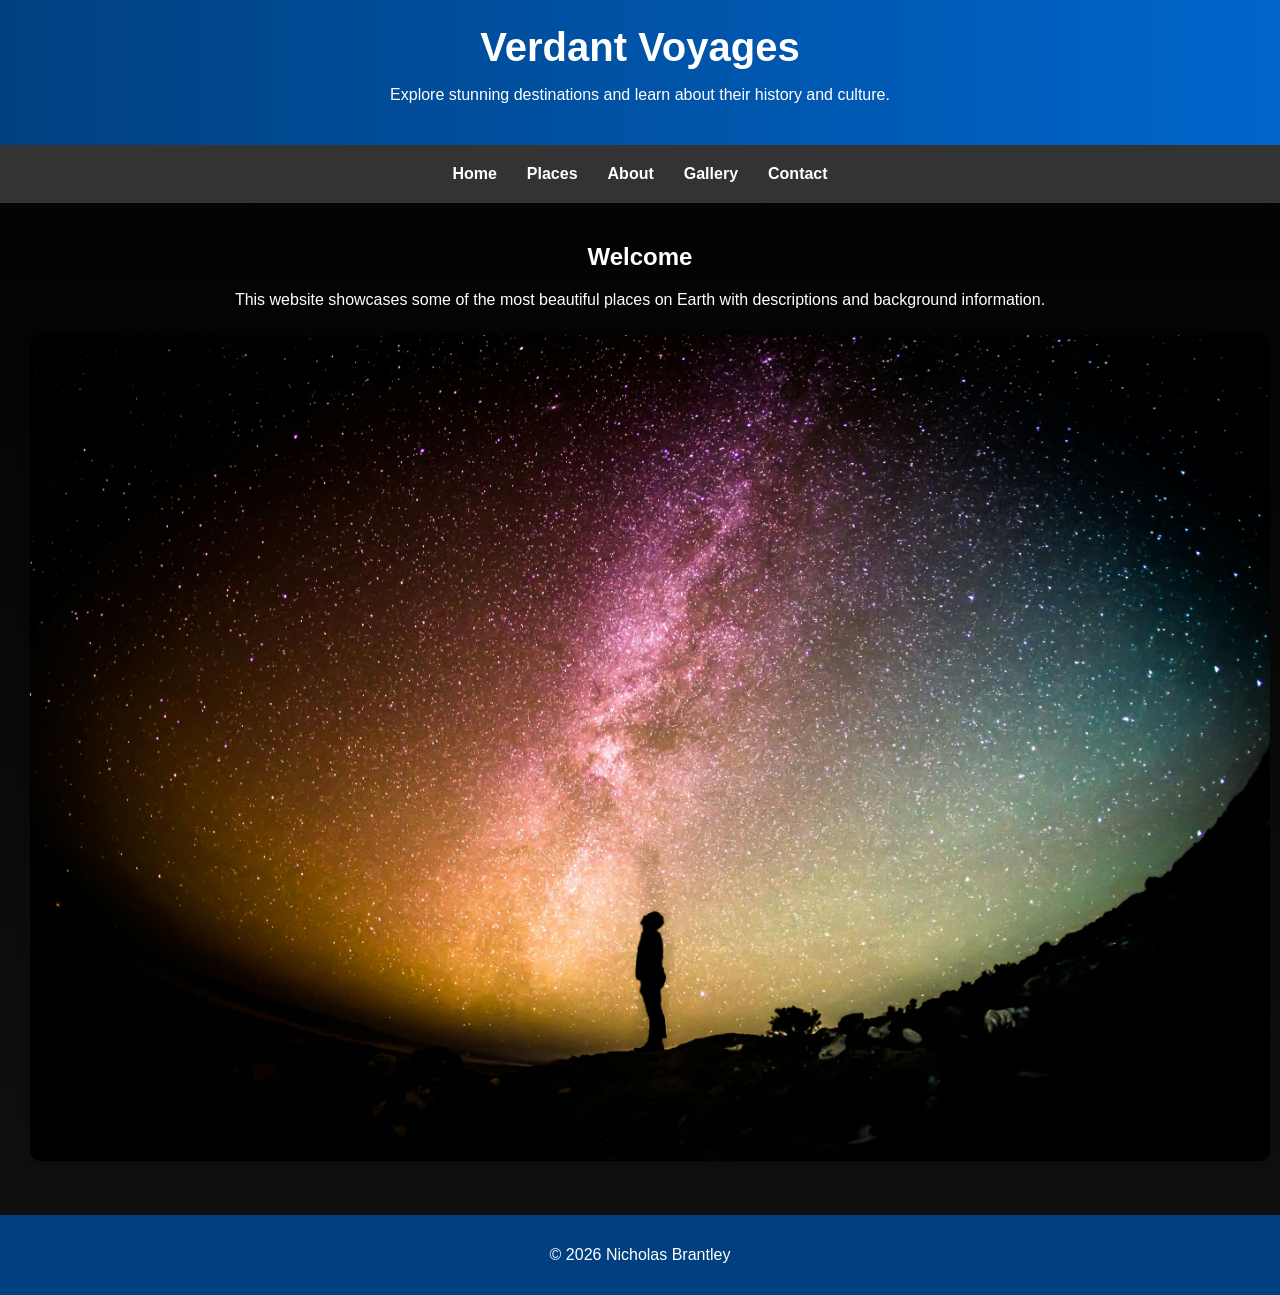
<file: index.html>
<!DOCTYPE html>
<!--
    Student Name: Nicholas Brantley
    File Name: index.html
    Current Date: 04/23/2026
-->

<html lang="en">
<head>
    <meta charset="utf-8">
    <title>Verdant Voyages | Home</title>
    <link rel="stylesheet" href="css/styles.css">
</head>

<body>

    <header>
        <h1>Verdant Voyages</h1>
        <p>Explore stunning destinations and learn about their history and culture.</p>
    </header>

    <nav>
        <a href="index.html">Home</a> 
        <a href="places.html">Places</a> 
        <a href="about.html">About</a> 
        <a href="gallery.html">Gallery</a> 
        <a href="contact.html">Contact</a>
    </nav>

    <main>
        <h2>Welcome</h2>
        <p>This website showcases some of the most beautiful places on Earth with descriptions and background information.</p>

        <img src="images/world.jpg" alt="Beautiful world scenery" width="1240">
    </main>

    <footer>
        <p>&copy; 2026 Nicholas Brantley</p>
    </footer>

</body>
</html>
</file>
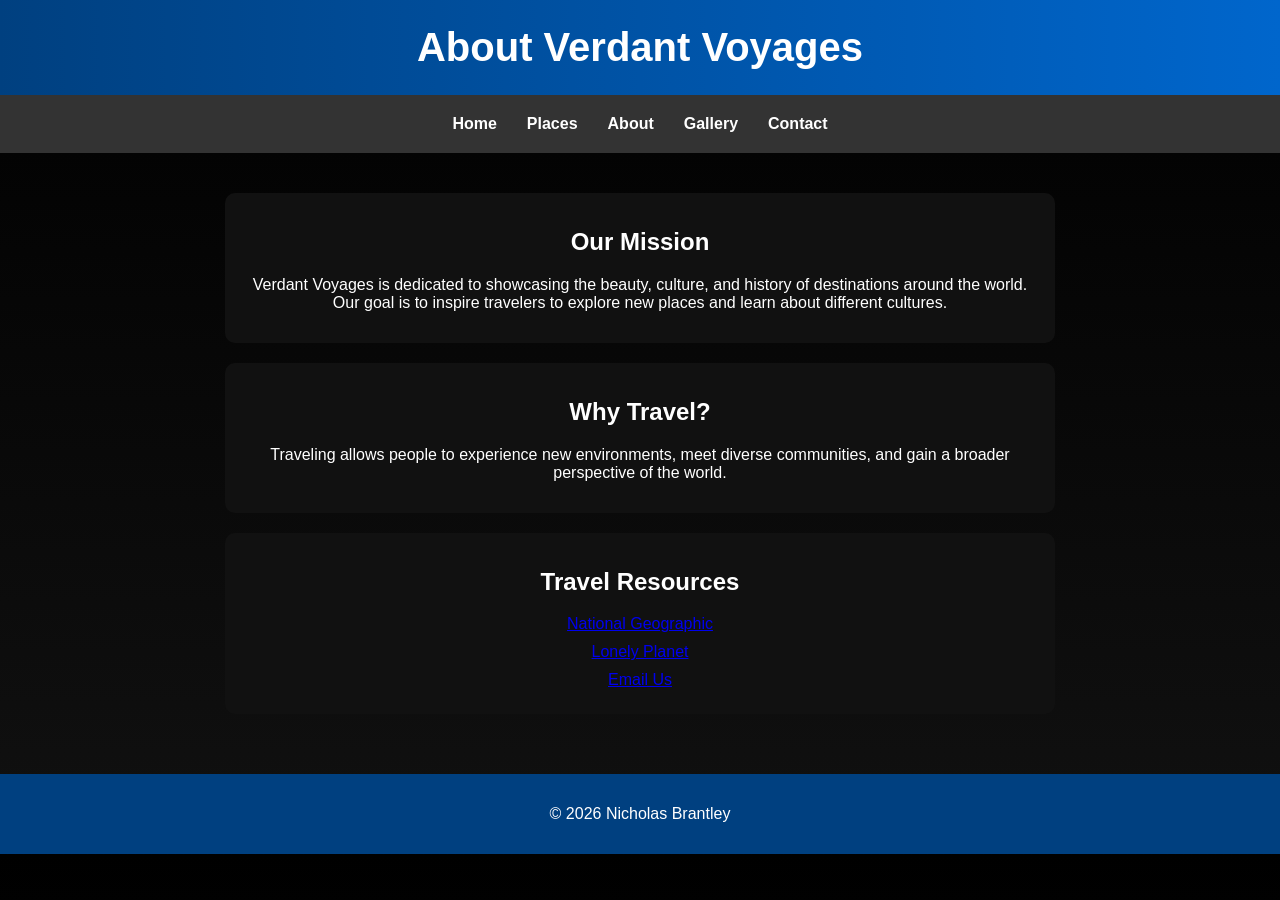
<file: about.html>
<!DOCTYPE html>
<!--
    Student Name: Nicholas Brantley
    File Name: about.html
    Current Date: 04/30/2026
-->

<html lang="en">
<head>
    <meta charset="utf-8">
    <title>Verdant Voyages | About</title>
    <link rel="stylesheet" href="css/styles.css">
</head>

<body>

    <header>
        <h1>About Verdant Voyages</h1>
    </header>

    <nav>
        <a href="index.html">Home</a> 
        <a href="places.html">Places</a> 
        <a href="about.html">About</a> 
        <a href="gallery.html">Gallery</a> 
        <a href="contact.html">Contact</a>
    </nav>

    <main>

        <section>
            <h2>Our Mission</h2>
            <p>Verdant Voyages is dedicated to showcasing the beauty, culture, and history of destinations around the world. Our goal is to inspire travelers to explore new places and learn about different cultures.</p>
        </section>

        <section>
            <h2>Why Travel?</h2>
            <p>Traveling allows people to experience new environments, meet diverse communities, and gain a broader perspective of the world.</p>
        </section>

        
        <section>
            <h2>Travel Resources</h2>
            <ul>
                <li><a href="https://www.nationalgeographic.com" target="_blank">National Geographic</a></li>
                <li><a href="https://www.lonelyplanet.com" target="_blank">Lonely Planet</a></li>
                <li><a href="mailto:nicholasbrantley94@yahoo.com">Email Us</a></li>
            </ul>
        </section>

    </main>

    <footer>
        <p>&copy; 2026 Nicholas Brantley</p>
    </footer>

</body>
</html>
</file>
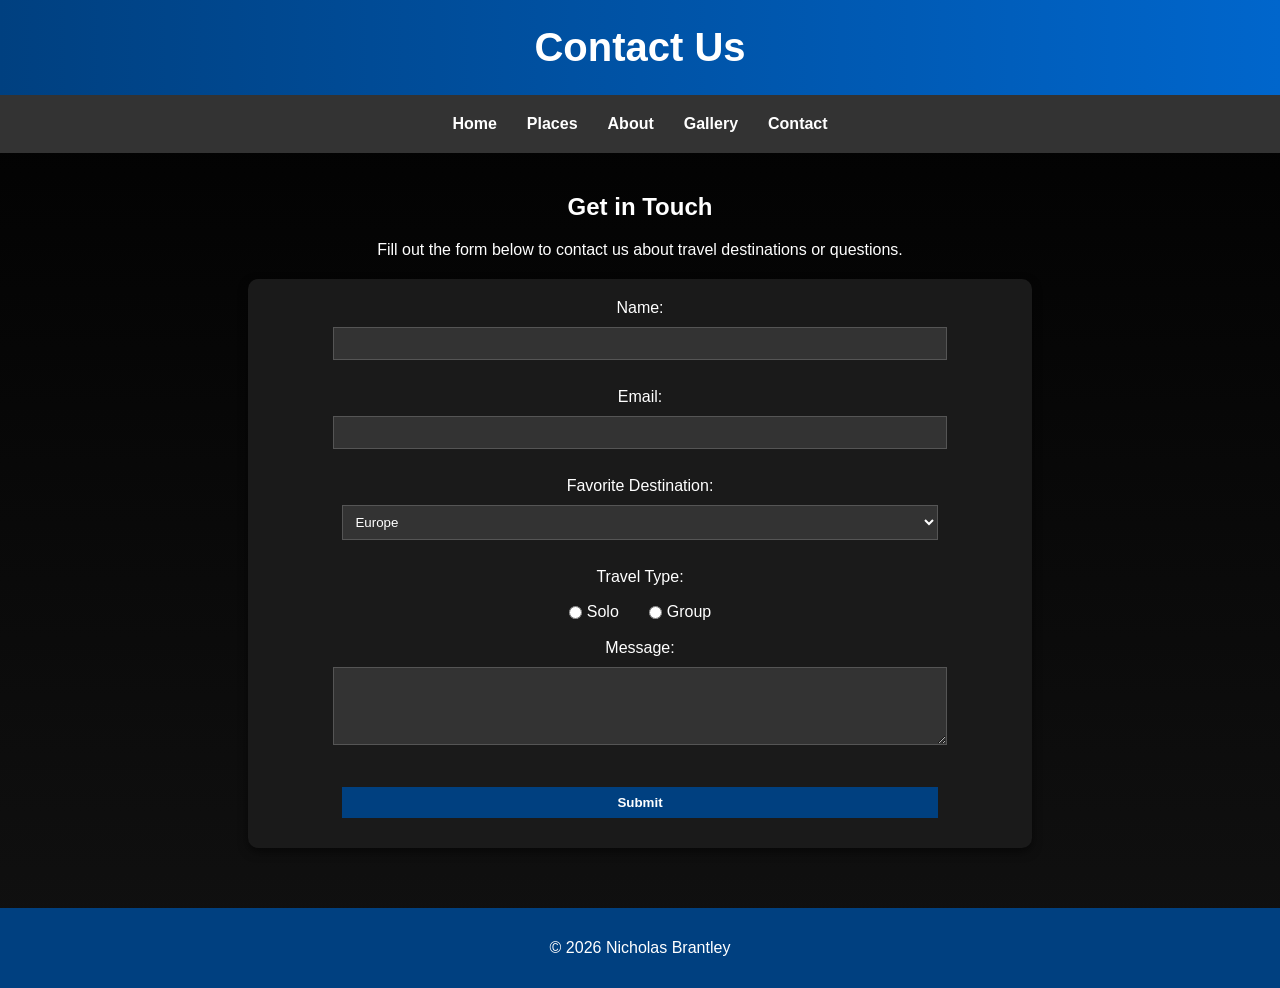
<file: contact.html>
<!DOCTYPE html>
<!--
    Student Name: Nicholas Brantley
    File Name: contact.html
    Current Date: 04/30/2026
-->

<html lang="en">
<head>
    <meta charset="utf-8">
    <title>Verdant Voyages | Contact</title>
    <link rel="stylesheet" href="css/styles.css">
</head>

<body>

    <header>
        <h1>Contact Us</h1>
    </header>

    <nav>
        <a href="index.html">Home</a> 
        <a href="places.html">Places</a> 
        <a href="about.html">About</a> 
        <a href="gallery.html">Gallery</a> 
        <a href="contact.html">Contact</a>
    </nav>

    <main>

        <h2>Get in Touch</h2>
        <p>Fill out the form below to contact us about travel destinations or questions.</p>


        <form id="contactForm">

            <label for="name">Name:</label><br>
            <input type="text" id="name" name="name" required><br><br>

            <label for="email">Email:</label><br>
            <input type="email" id="email" name="email" required><br><br>

            <label for="destination">Favorite Destination:</label><br>
            <select id="destination">
                <option>Europe</option>
                <option>Asia</option>
                <option>Africa</option>
                <option>Australia</option>
                <option>North America</option>
                <option>South America</option>
            </select><br><br>

            <label>Travel Type:</label><br>

            <div class="radio-group">
                <label>
                    <input type="radio" name="type" value="solo"> Solo
                </label>

                <label>
                    <input type="radio" name="type" value="group"> Group
                </label>
            </div>

            <label for="message">Message:</label><br>
            <textarea id="message" rows="4" cols="40"></textarea><br><br>

            <input type="submit" value="Submit">

        </form>

    </main>

    <footer>
        <p>&copy; 2026 Nicholas Brantley</p>
    </footer>

    
    <script src="js/script.js"></script>

</body>
</html>
</file>
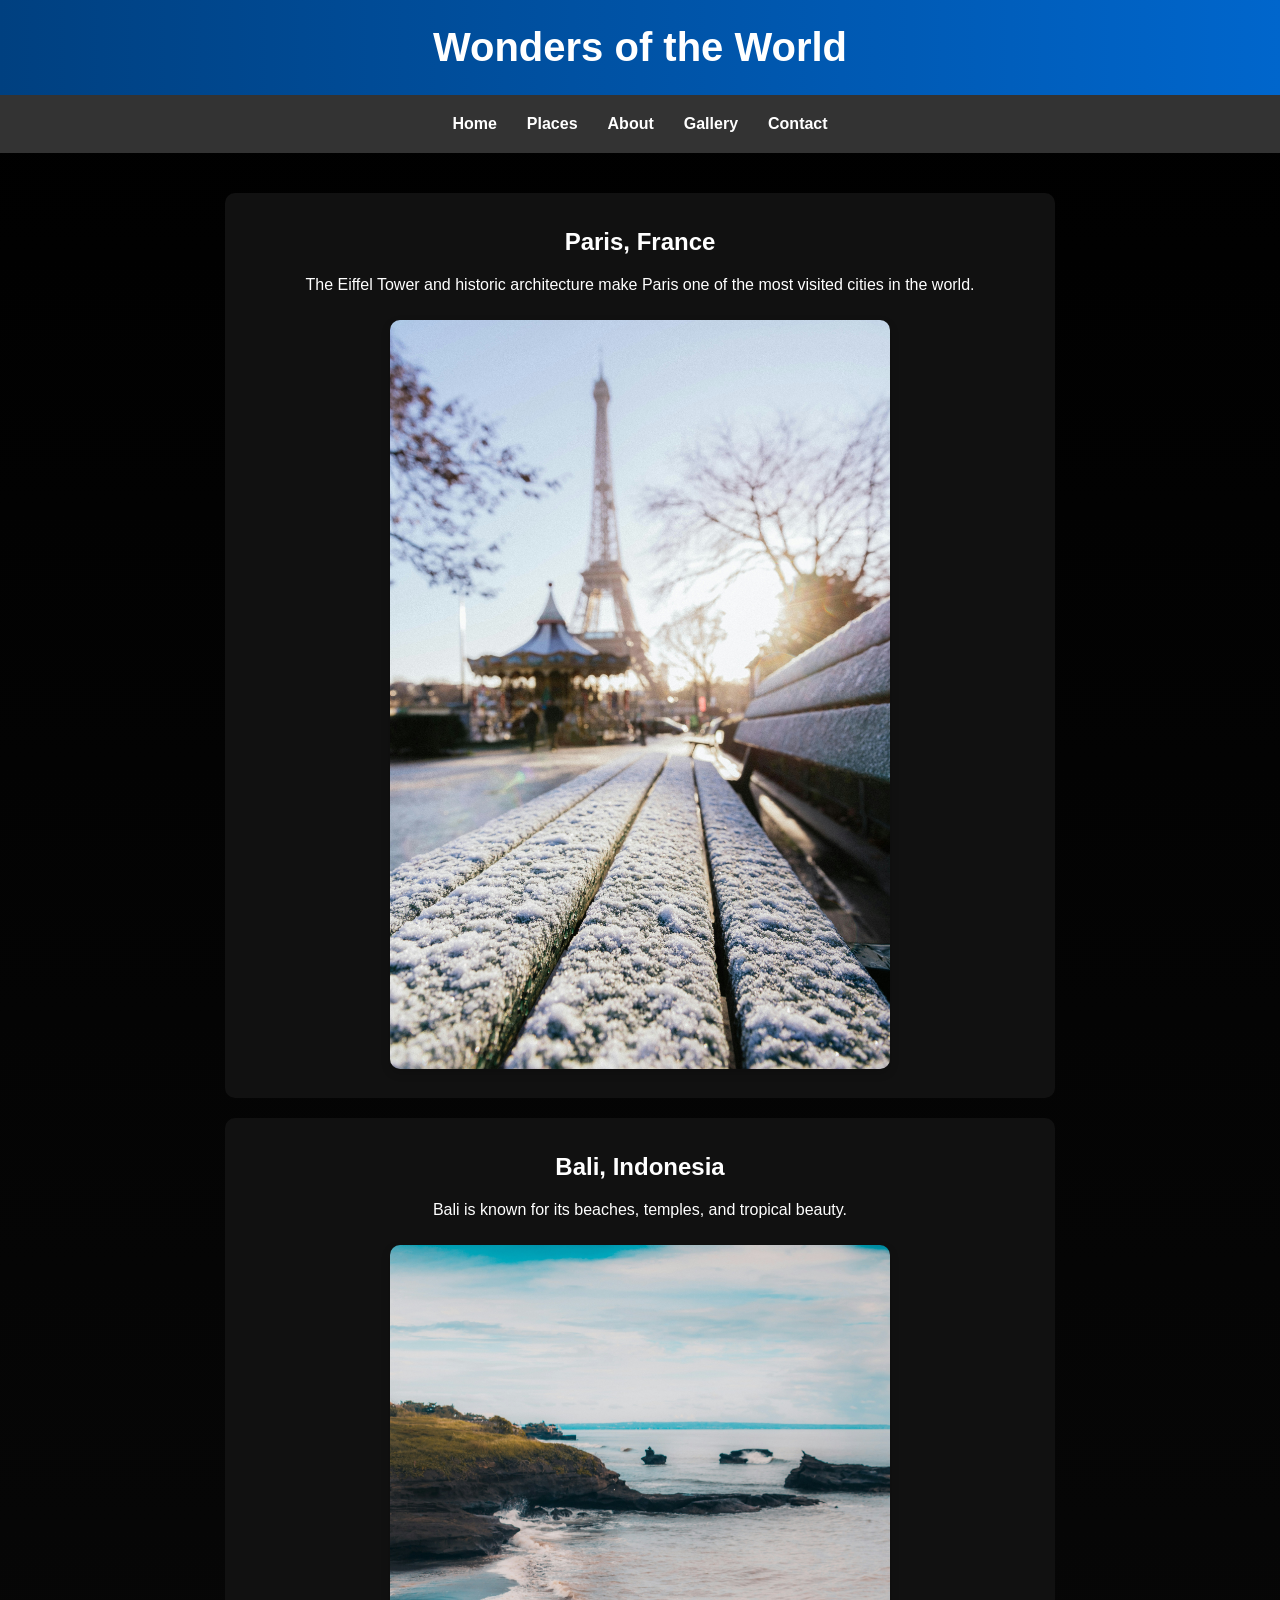
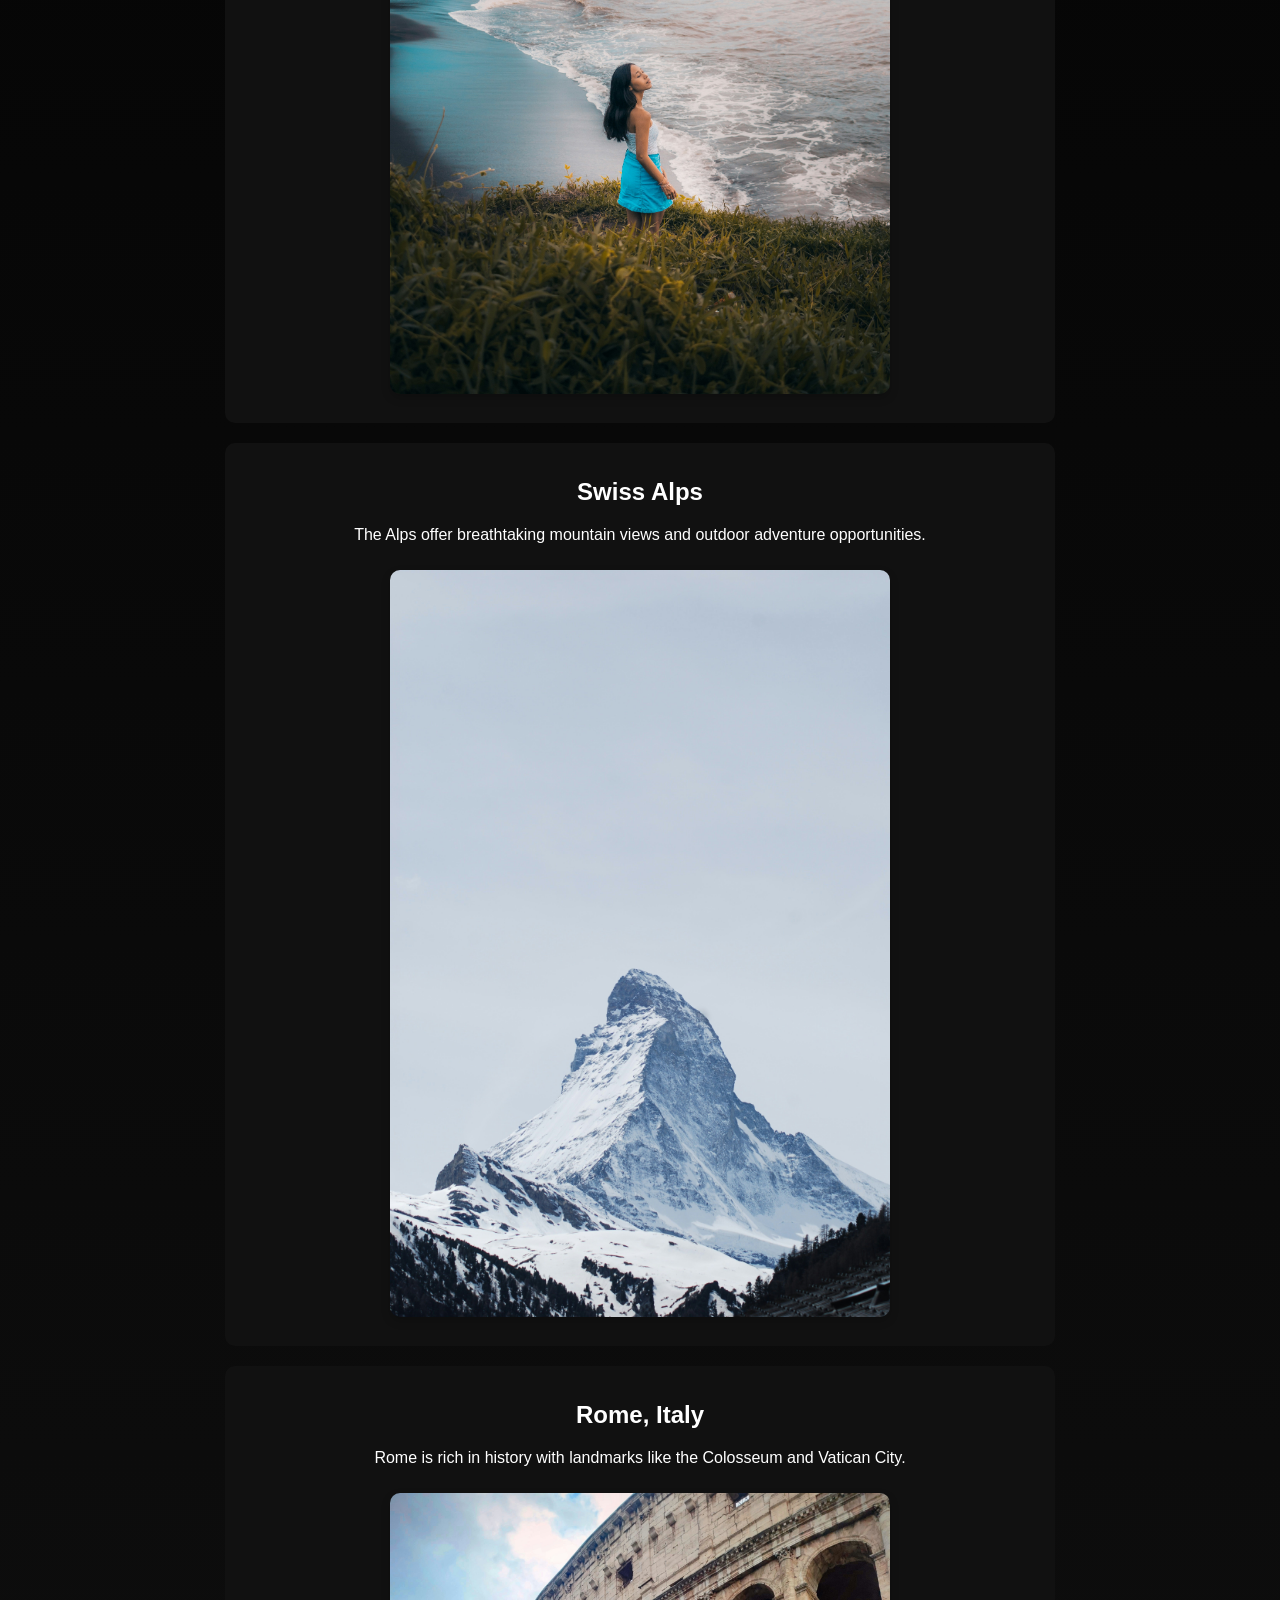
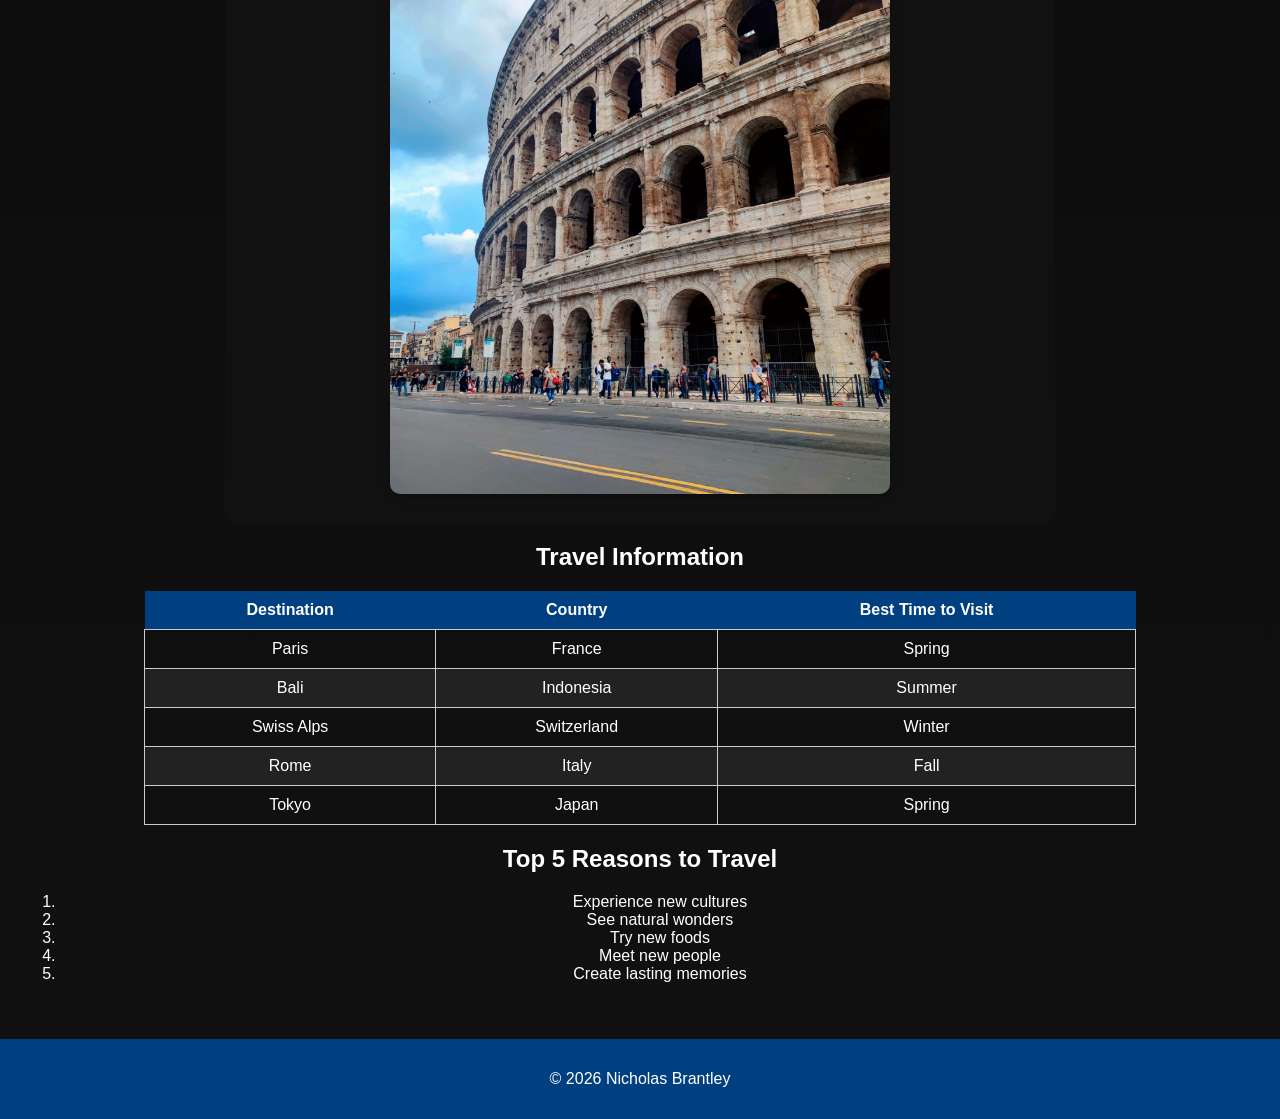
<file: places.html>
<!DOCTYPE html>
<!--
    Student Name: Nicholas Brantley
    File Name: places.html
    Current Date: 04/23/2026
-->

<html lang="en">
<head>
    <meta charset="utf-8">
    <title>Verdant Voyages | Places</title>
    <link rel="stylesheet" href="css/styles.css">
</head>

<body>

    <header>
        <h1>Wonders of the World</h1>
    </header>

    <nav>
        <a href="index.html">Home</a> 
        <a href="places.html">Places</a> 
        <a href="about.html">About</a> 
        <a href="gallery.html">Gallery</a> 
        <a href="contact.html">Contact</a>
    </nav>

    <main>

        <section>
            <h2>Paris, France</h2>
            <p>The Eiffel Tower and historic architecture make Paris one of the most visited cities in the world.</p>
            <img src="images/paris.jpg" alt="Eiffel Tower in Paris" width="500">
        </section>

        <section>
            <h2>Bali, Indonesia</h2>
            <p>Bali is known for its beaches, temples, and tropical beauty.</p>
            <img src="images/bali.jpg" alt="Beach in Bali" width="500">
        </section>

        <section>
            <h2>Swiss Alps</h2>
            <p>The Alps offer breathtaking mountain views and outdoor adventure opportunities.</p>
            <img src="images/alps.jpg" alt="Snowy Swiss Alps" width="500">
        </section>

        <section>
                <h2>Rome, Italy</h2>
                <p>Rome is rich in history with landmarks like the Colosseum and Vatican City.</p>
                <img src="images/rome.jpg" alt="Colosseum in Rome" width="500">
        </section>

        <h2>Travel Information</h2>
        <table>
            <thead>
                <tr>
                    <th>Destination</th>
                    <th>Country</th>
                    <th>Best Time to Visit</th>
                </tr>
            </thead>
            <tbody>
                <tr><td>Paris</td><td>France</td><td>Spring</td></tr>
                <tr><td>Bali</td><td>Indonesia</td><td>Summer</td></tr>
                <tr><td>Swiss Alps</td><td>Switzerland</td><td>Winter</td></tr>
                <tr><td>Rome</td><td>Italy</td><td>Fall</td></tr>
                <tr><td>Tokyo</td><td>Japan</td><td>Spring</td></tr>
            </tbody>
        </table>

        
        <h2>Top 5 Reasons to Travel</h2>
        <ol>
            <li>Experience new cultures</li>
            <li>See natural wonders</li>
            <li>Try new foods</li>
            <li>Meet new people</li>
            <li>Create lasting memories</li>
        </ol>

    </main>

    <footer>
        <p>&copy; 2026 Nicholas Brantley</p>
    </footer>

</body>
</html>
</file>
<file: css/styles.css>
/*
    Student Name: Nicholas Brantley
    File Name: styles.css
    Current Date: 04/30/2026
*/

/* General Page Styling */
body {
    background: linear-gradient(to bottom, #000000, #111111);
    color: #ffffff; /* makes text readable on dark background */
    font-family: Arial, sans-serif;
    margin: 0;
    padding: 0;
    text-align: center;
}

/* Header */
header {
    background: linear-gradient(to right, #004080, #0066cc);
    color: white;
    padding: 25px;
}

h1 {
    margin: 0;
    font-size: 2.5em;
}

/* Navigation - FLEXBOX (Advanced CSS Technique) */
nav {
    background-color: #333;
    display: flex;
    justify-content: center;
    flex-wrap: wrap;
    padding: 10px;
}

nav a {
    color: white;
    margin: 10px 15px;
    text-decoration: none;
    font-weight: bold;
    transition: color 0.3s ease;
}

nav a:hover {
    color: #66ccff;
}

/* Main Content */
main {
    padding: 20px;
}

/* Sections */
section {
    margin: 20px auto;
    max-width: 800px;
}

/* Images */
img {
    margin: 10px;
    border-radius: 10px;
    box-shadow: 0 4px 10px rgba(0,0,0,0.2);
}

/* Table Styling */
table {
    margin: 20px auto;
    border-collapse: collapse;
    width: 80%;
}

th {
    background-color: #004080;
    color: #ffffff; /* change from black to white */
    padding: 10px;
}

td {
    border: 1px solid #ccc;
    padding: 10px;
}

tr:nth-child(even) {
    background-color: #222; /* darker instead of light gray */
}

/* Form Styling */
form {
    background-color: #1a1a1a; /* darker form */
    color: white;
    padding: 20px;
    margin: 20px auto;
    width: 60%;
    border-radius: 10px;
    box-shadow: 0 4px 10px rgba(0,0,0,0.5);
}

input, select, textarea {
    width: 80%;
    padding: 8px;
    margin: 10px 0;
    background-color: #333;
    color: white;
    border: 1px solid #555;
}

input[type="submit"] {
    background-color: #004080;
    color: white;
    border: none;
    cursor: pointer;
    font-weight: bold;
}

input[type="submit"]:hover {
    background-color: #0066cc;
}

/* Footer */
footer {
    background-color: #004080;
    color: white;
    padding: 15px;
    margin-top: 20px;
}

section {
    margin: 20px auto;
    max-width: 800px;
    background-color: #111;
    padding: 15px;
    border-radius: 10px;
}

/* About page links - remove bullets and center */
ul {
    list-style-type: none;
    padding: 0;
    margin: 0 auto;
    text-align: center;
}

ul li {
    margin: 10px 0;
}

/* Center radio buttons and labels */
.radio-group {
    display: flex;
    justify-content: center;
    gap: 30px;
    margin: 10px 0;
}

.radio-group label {
    display: flex;
    align-items: center;
    gap: 5px;
    font-size: 16px;
}

/* MEDIA QUERY (Mobile Responsiveness) */
@media (max-width: 600px) {
    body {
        font-size: 14px;
    }

    nav {
        flex-direction: column;
    }

    img {
        width: 90%;
    }

    form {
        width: 90%;
    }
}
</file>
